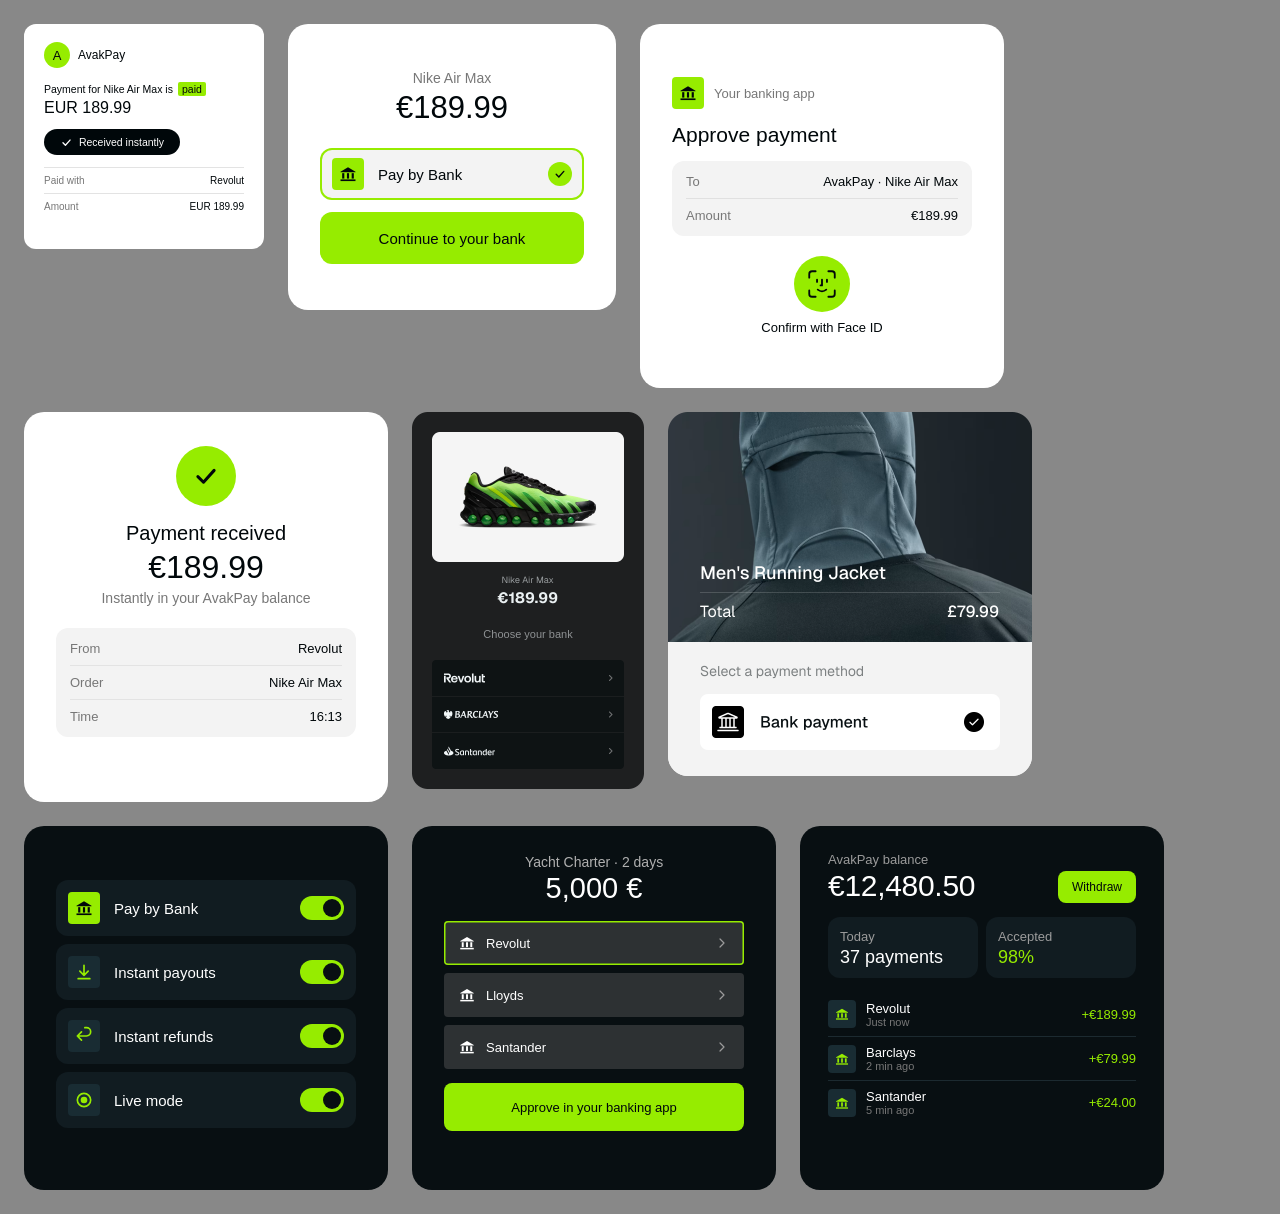
<file: screens.html>
<!DOCTYPE html>
<!--
  Source of the AvakPay UI screens (Iteration C). Each .screen is drawn at its CSS slot size in GetMach's style
  and rendered to site/img/ap-<id>.png at 2x (see CLAUDE.md, "render screens"). Edit here, never the PNGs.
  Serve the project root (python3 -m http.server 8003) and open /tools/screens.html; add ?zoom=2 for rendering.
-->
<html lang="en">
<head>
<meta charset="utf-8">
<meta name="robots" content="noindex">
<title>AvakPay screens</title>
<style>
@font-face { font-family: Geist; src: url(https://cdn.prod.website-files.com/68ca823867ef60d728e6e828/68ca82f19b360698f7a523af_Geist-Light.woff2) format("woff2"); font-weight: 300; }
@font-face { font-family: Geist; src: url(https://cdn.prod.website-files.com/68ca823867ef60d728e6e828/68ca8594d5b0c689673e539b_Geist-Medium.woff2) format("woff2"); font-weight: 500; }
:root { --black: #00070a; --lime: #96ec00; --lime-dim: #5d9407; --panel: #f3f3f3; --muted: #777777;
        --dark: #080f12; --dark-row: #111c21; --dark-input: #2d3133; --dark-muted: #9b9b9b; }
* { box-sizing: border-box; margin: 0; padding: 0; }
body { font-family: Geist, Arial, sans-serif; font-weight: 300; color: var(--black); background: #888; padding: 24px;
       display: flex; flex-wrap: wrap; gap: 24px; align-items: flex-start; }
.screen { position: relative; flex: none; overflow: hidden; }
.card { width: 100%; height: 100%; border-radius: 20px; background: #fff; }
.dark { background: var(--dark); color: #fff; }
.center { text-align: center; }
.medium { font-weight: 500; }
.glyph { width: 20px; height: 20px; display: block; }
.icon { width: 32px; height: 32px; border-radius: 4px; display: grid; place-items: center; flex: none; }
.icon.lime { background: var(--lime); color: var(--black); }
.icon.deep { background: #192c33; color: var(--lime); }
.row { display: flex; align-items: center; gap: 14px; height: 52px; padding: 0 12px; border-radius: 12px; background: var(--panel); font-size: 15px; }
.row .end { margin-left: auto; }
.button { display: flex; align-items: center; justify-content: center; height: 52px; border-radius: 12px; background: var(--lime);
          font-size: 15px; font-weight: 500; color: var(--black); }
.pair { display: flex; justify-content: space-between; font-size: 13px; padding: 9px 0; }
.pair + .pair { border-top: 1px solid #e3e3e3; }
.pair span:first-child { color: var(--muted); }
.check-circle { border-radius: 50%; background: var(--lime); display: grid; place-items: center; color: var(--black); }

/* hero float 1: replaces link_created.png (240x225) */
#received-hero { width: 240px; height: 225px; }
#received-hero .card { border-radius: 12px; padding: 18px 20px; }
#received-hero .brand { display: flex; align-items: center; gap: 8px; font-size: 12px; font-weight: 500; }
#received-hero .mark { width: 26px; height: 26px; border-radius: 50%; background: var(--lime); display: grid; place-items: center; font-size: 13px; font-weight: 500; }
#received-hero .line { margin-top: 14px; font-size: 10.5px; display: flex; align-items: center; gap: 5px; }
#received-hero .pill { background: var(--lime); padding: 1px 4px; border-radius: 2px; font-weight: 500; }
#received-hero .amount { margin-top: 3px; font-size: 16px; font-weight: 500; }
#received-hero .black { margin-top: 12px; height: 26px; width: 136px; border-radius: 13px; background: var(--black); color: #fff;
                        font-size: 10.5px; display: flex; align-items: center; justify-content: center; gap: 6px; }
#received-hero .pairs { margin-top: 12px; border-top: 1px solid #e3e3e3; }
#received-hero .pair { font-size: 10px; padding: 7px 0; }

/* step 1: replaces step-one-packshot.svg (328x286) */
#checkout-step1 { width: 328px; height: 286px; }
#checkout-step1 .card { padding: 30px 32px; display: flex; flex-direction: column; justify-content: center; }
#checkout-step1 .product { font-size: 14px; color: var(--muted); }
#checkout-step1 .price { font-size: 31px; font-weight: 500; margin-top: 4px; }
#checkout-step1 .row { margin-top: 22px; box-shadow: inset 0 0 0 2px var(--lime); }
#checkout-step1 .button { margin-top: 12px; }

/* step 2: replaces share_link.svg (364x364) */
#approve-step2 { width: 364px; height: 364px; }
#approve-step2 .card { padding: 30px 32px; display: flex; flex-direction: column; justify-content: center; }
#approve-step2 .head { display: flex; align-items: center; gap: 10px; font-size: 13px; color: var(--muted); }
#approve-step2 .title { margin-top: 14px; font-size: 21px; font-weight: 500; }
#approve-step2 .box { margin-top: 14px; padding: 4px 14px; border-radius: 12px; background: var(--panel); }
#approve-step2 .box .pair + .pair { border-top-color: #e0e0e0; }
#approve-step2 .faceid { margin: 20px auto 0; width: 56px; height: 56px; }
#approve-step2 .caption { margin-top: 8px; font-size: 13px; text-align: center; }

/* step 3: replaces step-three-packshot.svg (364x390) */
#received-step { width: 364px; height: 390px; }
#received-step .card { padding: 34px 32px; display: flex; flex-direction: column; align-items: center; }
#received-step .check-circle { width: 60px; height: 60px; }
#received-step .title { margin-top: 16px; font-size: 20px; font-weight: 500; }
#received-step .amount { margin-top: 4px; font-size: 32px; font-weight: 500; }
#received-step .note { margin-top: 4px; font-size: 14px; color: var(--muted); }
#received-step .box { margin-top: 22px; width: 300px; padding: 4px 14px; border-radius: 12px; background: var(--panel); }

/* hero float 2: pay_now.png (232x377) with the Apple Pay row replaced */
#payin-hero { width: 232px; height: 377px; }
#payin-hero img { width: 232px; height: 377px; display: block; }
#payin-hero .cover { position: absolute; left: 10px; right: 10px; top: 205px; height: 34px; background: #1e1f20;
                     display: flex; align-items: center; justify-content: center; font-size: 11px; color: #8e9193; }

/* tile 2: custom_payment_page.png (364x364) with the cut-off second option covered */
#custom-tile { width: 364px; height: 364px; }
#custom-tile img { width: 364px; height: 364px; display: block; }
#custom-tile .cover { position: absolute; left: 0; right: 0; top: 342px; bottom: 0; background: var(--panel);
                      border-bottom-left-radius: 20px; border-bottom-right-radius: 20px; }

/* tile 1: replaces payment_methods_custom.svg (364x364) */
#toggles-tile { width: 364px; height: 364px; }
#toggles-tile .card { padding: 54px 32px; display: flex; flex-direction: column; gap: 8px; }
#toggles-tile .row { background: var(--dark-row); height: 56px; color: #fff; }
#toggles-tile .toggle { margin-left: auto; width: 44px; height: 24px; border-radius: 12px; background: var(--lime); position: relative; }
#toggles-tile .toggle::after { content: ""; position: absolute; top: 3px; right: 3px; width: 18px; height: 18px; border-radius: 9px; background: var(--dark); }

/* tile 3: replaces checkout.svg (364x364) */
#bankcheckout-tile { width: 364px; height: 364px; }
#bankcheckout-tile .card { padding: 28px 32px; }
#bankcheckout-tile .product { font-size: 14px; color: #b0b0b0; }
#bankcheckout-tile .price { margin-top: 2px; font-size: 29px; font-weight: 500; }
#bankcheckout-tile .banks { margin-top: 16px; display: flex; flex-direction: column; gap: 8px; }
#bankcheckout-tile .bank { height: 44px; border-radius: 4px; background: var(--dark-input); display: flex; align-items: center;
                           gap: 10px; padding: 0 14px; font-size: 13px; color: #fff; }
#bankcheckout-tile .bank.selected { box-shadow: inset 0 0 0 1.5px var(--lime); }
#bankcheckout-tile .bank .end { margin-left: auto; color: var(--dark-muted); }
#bankcheckout-tile .button { margin-top: 14px; height: 48px; border-radius: 8px; font-size: 13px; }


/* tile 4: replaces insights.svg (364x364): dashboard overview (chosen over a single-payment timeline, critique P2) */
#dashboard-tile { width: 364px; height: 364px; }
#dashboard-tile .card { padding: 26px 28px; display: flex; flex-direction: column; gap: 14px; }
#dashboard-tile .top { display: flex; align-items: flex-end; justify-content: space-between; }
#dashboard-tile .label { font-size: 13px; color: var(--dark-muted); }
#dashboard-tile .balance { margin-top: 2px; font-size: 30px; font-weight: 500; letter-spacing: -0.01em; }
#dashboard-tile .withdraw { height: 32px; padding: 0 14px; border-radius: 8px; background: var(--lime); color: var(--black);
                            font-size: 12px; font-weight: 500; display: flex; align-items: center; }
#dashboard-tile .stats { display: grid; grid-template-columns: 1fr 1fr; gap: 8px; }
#dashboard-tile .stat { background: var(--dark-row); border-radius: 12px; padding: 10px 12px; }
#dashboard-tile .stat b { display: block; margin-top: 2px; font-size: 18px; font-weight: 500; color: #fff; }
#dashboard-tile .stat b.lime { color: var(--lime); }
#dashboard-tile .list { display: flex; flex-direction: column; }
#dashboard-tile .pay { display: flex; align-items: center; gap: 10px; height: 44px; font-size: 13px; }
#dashboard-tile .pay + .pay { border-top: 1px solid #1c2a30; }
#dashboard-tile .pay .icon { width: 28px; height: 28px; }
#dashboard-tile .pay .who small { display: block; font-size: 11px; color: #777; }
#dashboard-tile .pay .amount { margin-left: auto; color: var(--lime); font-weight: 500; }
</style>
</head>
<body>
<svg width="0" height="0" style="position:absolute" aria-hidden="true">
  <symbol id="bank" viewBox="0 0 24 24"><path d="M3 9.2 12 4l9 5.2V10H3z" fill="currentColor"/><rect x="5" y="11" width="2.6" height="6.5" fill="currentColor"/><rect x="10.7" y="11" width="2.6" height="6.5" fill="currentColor"/><rect x="16.4" y="11" width="2.6" height="6.5" fill="currentColor"/><rect x="3" y="18.5" width="18" height="2" fill="currentColor"/></symbol>
  <symbol id="check" viewBox="0 0 24 24"><path d="M5.5 12.5 10 17l8.5-9.5" fill="none" stroke="currentColor" stroke-width="2.4" stroke-linecap="round" stroke-linejoin="round"/></symbol>
  <symbol id="chevron" viewBox="0 0 24 24"><path d="m9 6 6 6-6 6" fill="none" stroke="currentColor" stroke-width="1.8" stroke-linecap="round" stroke-linejoin="round"/></symbol>
  <symbol id="payout" viewBox="0 0 24 24"><path d="M12 4v12m0 0-5-5m5 5 5-5M5 20h14" fill="none" stroke="currentColor" stroke-width="2" stroke-linecap="round" stroke-linejoin="round"/></symbol>
  <symbol id="refund" viewBox="0 0 24 24"><path d="M9 7 4 12l5 5M4 12h11a5 5 0 0 0 0-10h-2" fill="none" stroke="currentColor" stroke-width="2" stroke-linecap="round" stroke-linejoin="round"/></symbol>
  <symbol id="live" viewBox="0 0 24 24"><circle cx="12" cy="12" r="4" fill="currentColor"/><circle cx="12" cy="12" r="8" fill="none" stroke="currentColor" stroke-width="2"/></symbol>
  <symbol id="faceid" viewBox="0 0 48 48"><g fill="none" stroke="currentColor" stroke-width="2.6" stroke-linecap="round" stroke-linejoin="round"><path d="M6 15V10a4 4 0 0 1 4-4h5M33 6h5a4 4 0 0 1 4 4v5M42 33v5a4 4 0 0 1-4 4h-5M15 42h-5a4 4 0 0 1-4-4v-5"/><path d="M17 18v3M31 18v3M24 18v8h-2M18 32c3.5 3 8.5 3 12 0"/></g></symbol>
</svg>

<div class="screen" id="received-hero"><div class="card">
  <div class="brand"><span class="mark">A</span>AvakPay</div>
  <div class="line">Payment for Nike Air Max is <span class="pill">paid</span></div>
  <div class="amount">EUR 189.99</div>
  <div class="black"><svg class="glyph" style="width:13px;height:13px"><use href="#check"/></svg>Received instantly</div>
  <div class="pairs"><div class="pair"><span>Paid with</span><span>Revolut</span></div><div class="pair"><span>Amount</span><span>EUR 189.99</span></div></div>
</div></div>

<div class="screen" id="checkout-step1"><div class="card center">
  <div class="product">Nike Air Max</div>
  <div class="price">€189.99</div>
  <div class="row"><span class="icon lime"><svg class="glyph"><use href="#bank"/></svg></span>Pay by Bank
    <span class="end check-circle" style="width:24px;height:24px"><svg class="glyph" style="width:14px;height:14px"><use href="#check"/></svg></span></div>
  <div class="button">Continue to your bank</div>
</div></div>

<div class="screen" id="approve-step2"><div class="card">
  <div class="head"><span class="icon lime"><svg class="glyph"><use href="#bank"/></svg></span>Your banking app</div>
  <div class="title">Approve payment</div>
  <div class="box"><div class="pair"><span>To</span><span>AvakPay · Nike Air Max</span></div><div class="pair"><span>Amount</span><span>€189.99</span></div></div>
  <div class="faceid check-circle"><svg style="width:34px;height:34px"><use href="#faceid"/></svg></div>
  <div class="caption">Confirm with Face ID</div>
</div></div>

<div class="screen" id="received-step"><div class="card">
  <span class="check-circle"><svg style="width:30px;height:30px"><use href="#check"/></svg></span>
  <div class="title">Payment received</div>
  <div class="amount">€189.99</div>
  <div class="note">Instantly in your AvakPay balance</div>
  <div class="box"><div class="pair"><span>From</span><span>Revolut</span></div><div class="pair"><span>Order</span><span>Nike Air Max</span></div><div class="pair"><span>Time</span><span>16:13</span></div></div>
</div></div>

<div class="screen" id="payin-hero"><img src="screens-assets/pay_now.png" alt=""><div class="cover">Choose your bank</div></div>

<div class="screen" id="custom-tile"><img src="screens-assets/custom_payment_page.png" alt=""><div class="cover"></div></div>

<div class="screen" id="toggles-tile"><div class="card dark">
  <div class="row"><span class="icon lime"><svg class="glyph"><use href="#bank"/></svg></span>Pay by Bank<span class="toggle"></span></div>
  <div class="row"><span class="icon deep"><svg class="glyph"><use href="#payout"/></svg></span>Instant payouts<span class="toggle"></span></div>
  <div class="row"><span class="icon deep"><svg class="glyph"><use href="#refund"/></svg></span>Instant refunds<span class="toggle"></span></div>
  <div class="row"><span class="icon deep"><svg class="glyph"><use href="#live"/></svg></span>Live mode<span class="toggle"></span></div>
</div></div>

<div class="screen" id="bankcheckout-tile"><div class="card dark center">
  <div class="product">Yacht Charter · 2 days</div>
  <div class="price">5,000 €</div>
  <div class="banks">
    <div class="bank selected"><svg class="glyph" style="width:18px;height:18px"><use href="#bank"/></svg>Revolut<svg class="glyph end" style="width:16px;height:16px"><use href="#chevron"/></svg></div>
    <div class="bank"><svg class="glyph" style="width:18px;height:18px"><use href="#bank"/></svg>Lloyds<svg class="glyph end" style="width:16px;height:16px"><use href="#chevron"/></svg></div>
    <div class="bank"><svg class="glyph" style="width:18px;height:18px"><use href="#bank"/></svg>Santander<svg class="glyph end" style="width:16px;height:16px"><use href="#chevron"/></svg></div>
  </div>
  <div class="button">Approve in your banking app</div>
</div></div>

<div class="screen" id="dashboard-tile"><div class="card dark">
  <div class="top"><div><div class="label">AvakPay balance</div><div class="balance">€12,480.50</div></div><span class="withdraw">Withdraw</span></div>
  <div class="stats"><div class="stat"><span class="label">Today</span><b>37 payments</b></div><div class="stat"><span class="label">Accepted</span><b class="lime">98%</b></div></div>
  <div class="list">
    <div class="pay"><span class="icon deep"><svg class="glyph" style="width:16px;height:16px"><use href="#bank"/></svg></span><span class="who">Revolut<small>Just now</small></span><span class="amount">+€189.99</span></div>
    <div class="pay"><span class="icon deep"><svg class="glyph" style="width:16px;height:16px"><use href="#bank"/></svg></span><span class="who">Barclays<small>2 min ago</small></span><span class="amount">+€79.99</span></div>
    <div class="pay"><span class="icon deep"><svg class="glyph" style="width:16px;height:16px"><use href="#bank"/></svg></span><span class="who">Santander<small>5 min ago</small></span><span class="amount">+€24.00</span></div>
  </div>
</div></div>

<script>
  // ?zoom=2 renders every screen at twice its CSS size for the 2x PNG export
  const zoom = new URLSearchParams(location.search).get("zoom");
  if (zoom) { document.body.style.zoom = zoom; document.body.style.background = "transparent"; }
</script>
</body>
</html>
</file>
